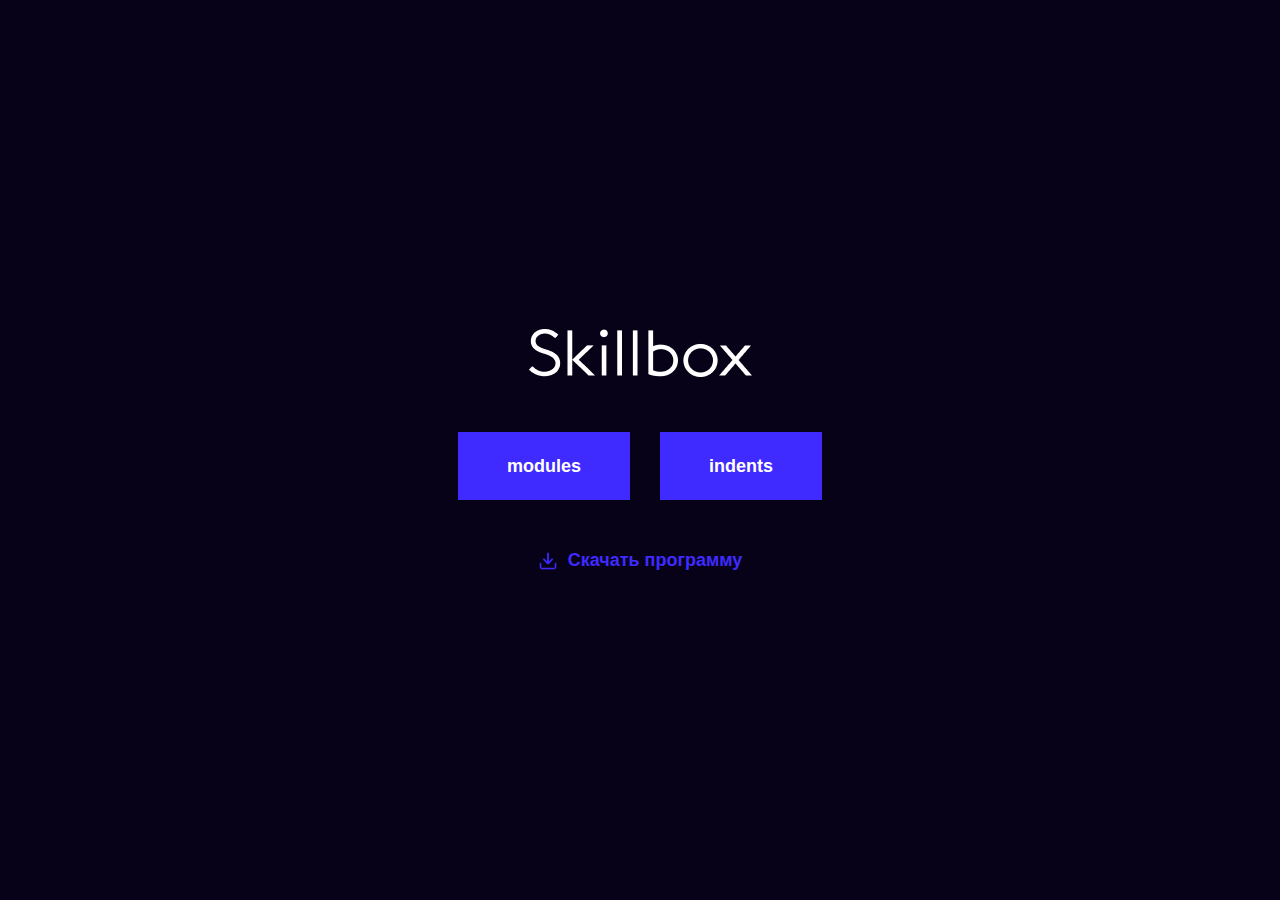
<file: index.html>
<!DOCTYPE html>
<html lang="en">

<head>
  <meta charset="UTF-8">
  <meta http-equiv="X-UA-Compatible" content="IE=edge">
  <meta name="viewport" content="width=device-width, initial-scale=1.0">
  <title>Главная страница</title>
  <link rel="stylesheet" href="./css/normalize.css">
  <link rel="stylesheet" href="./css/style.css">
</head>

<body>
  <div class="main-content">
    <a class="logo" href="https://skillbox.ru/" target="_blank"><img src="img/logo-light.png" alt=""></a>

    <div class="links">
      <a class="link" href="./modules.html">modules</a>
      <a class="link" href="./article.html">indents</a>
    </div>

    <a href="./2.15_skillbox.docx" class="downoload-doc" download="">Скачать программу</a>
  </div>
</body>

</html>
</file>
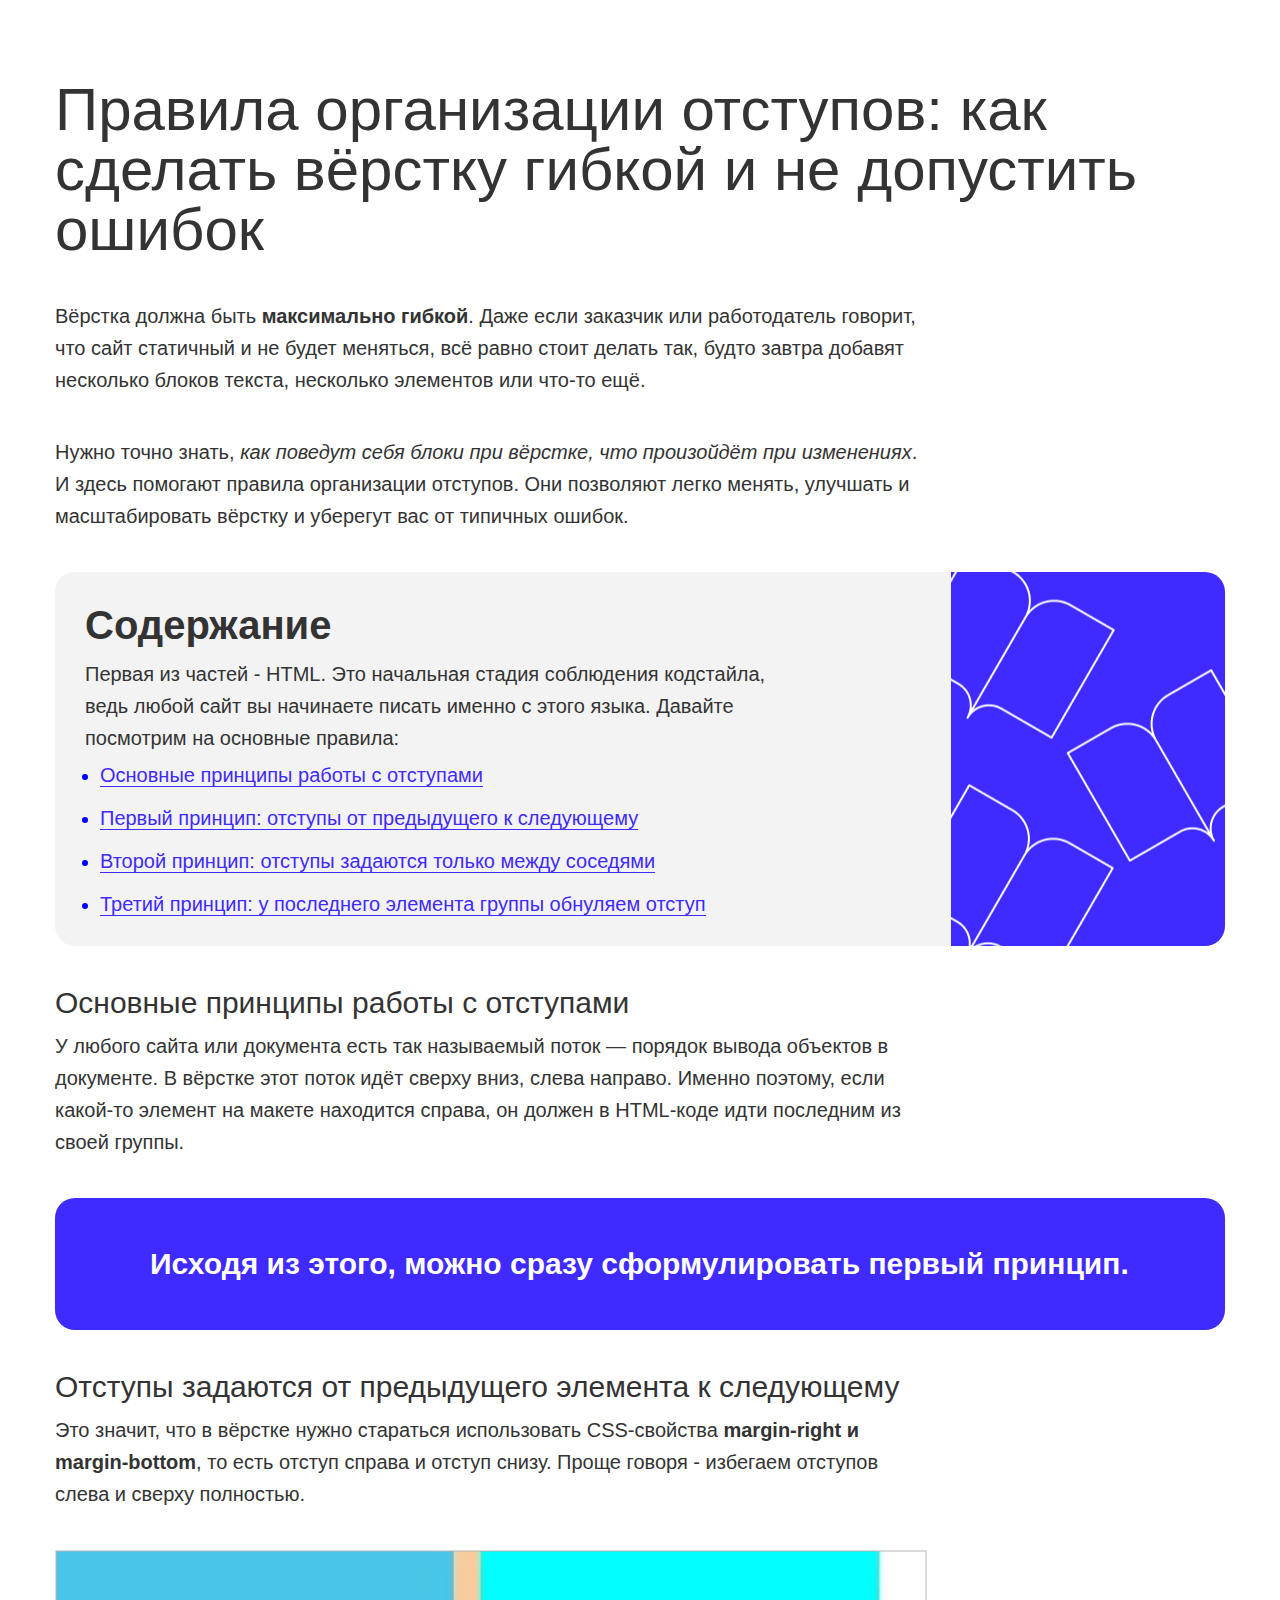
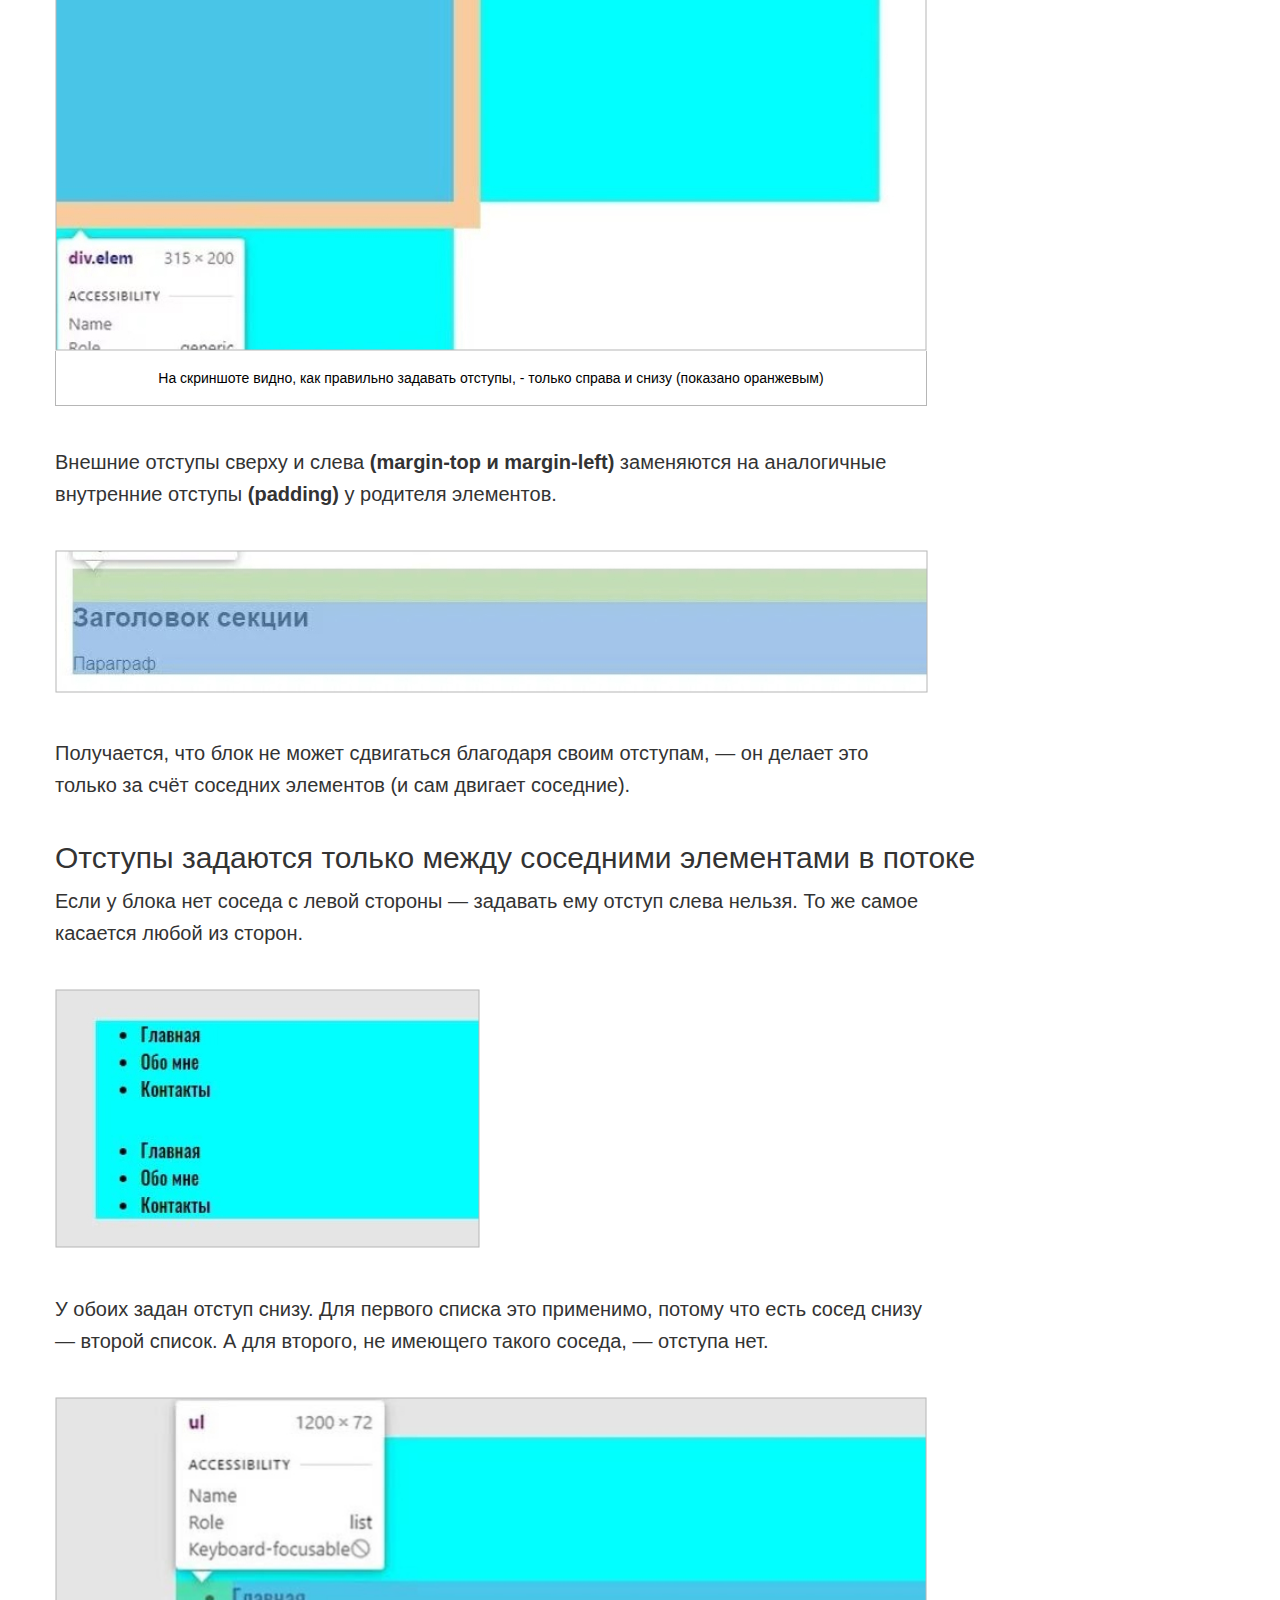
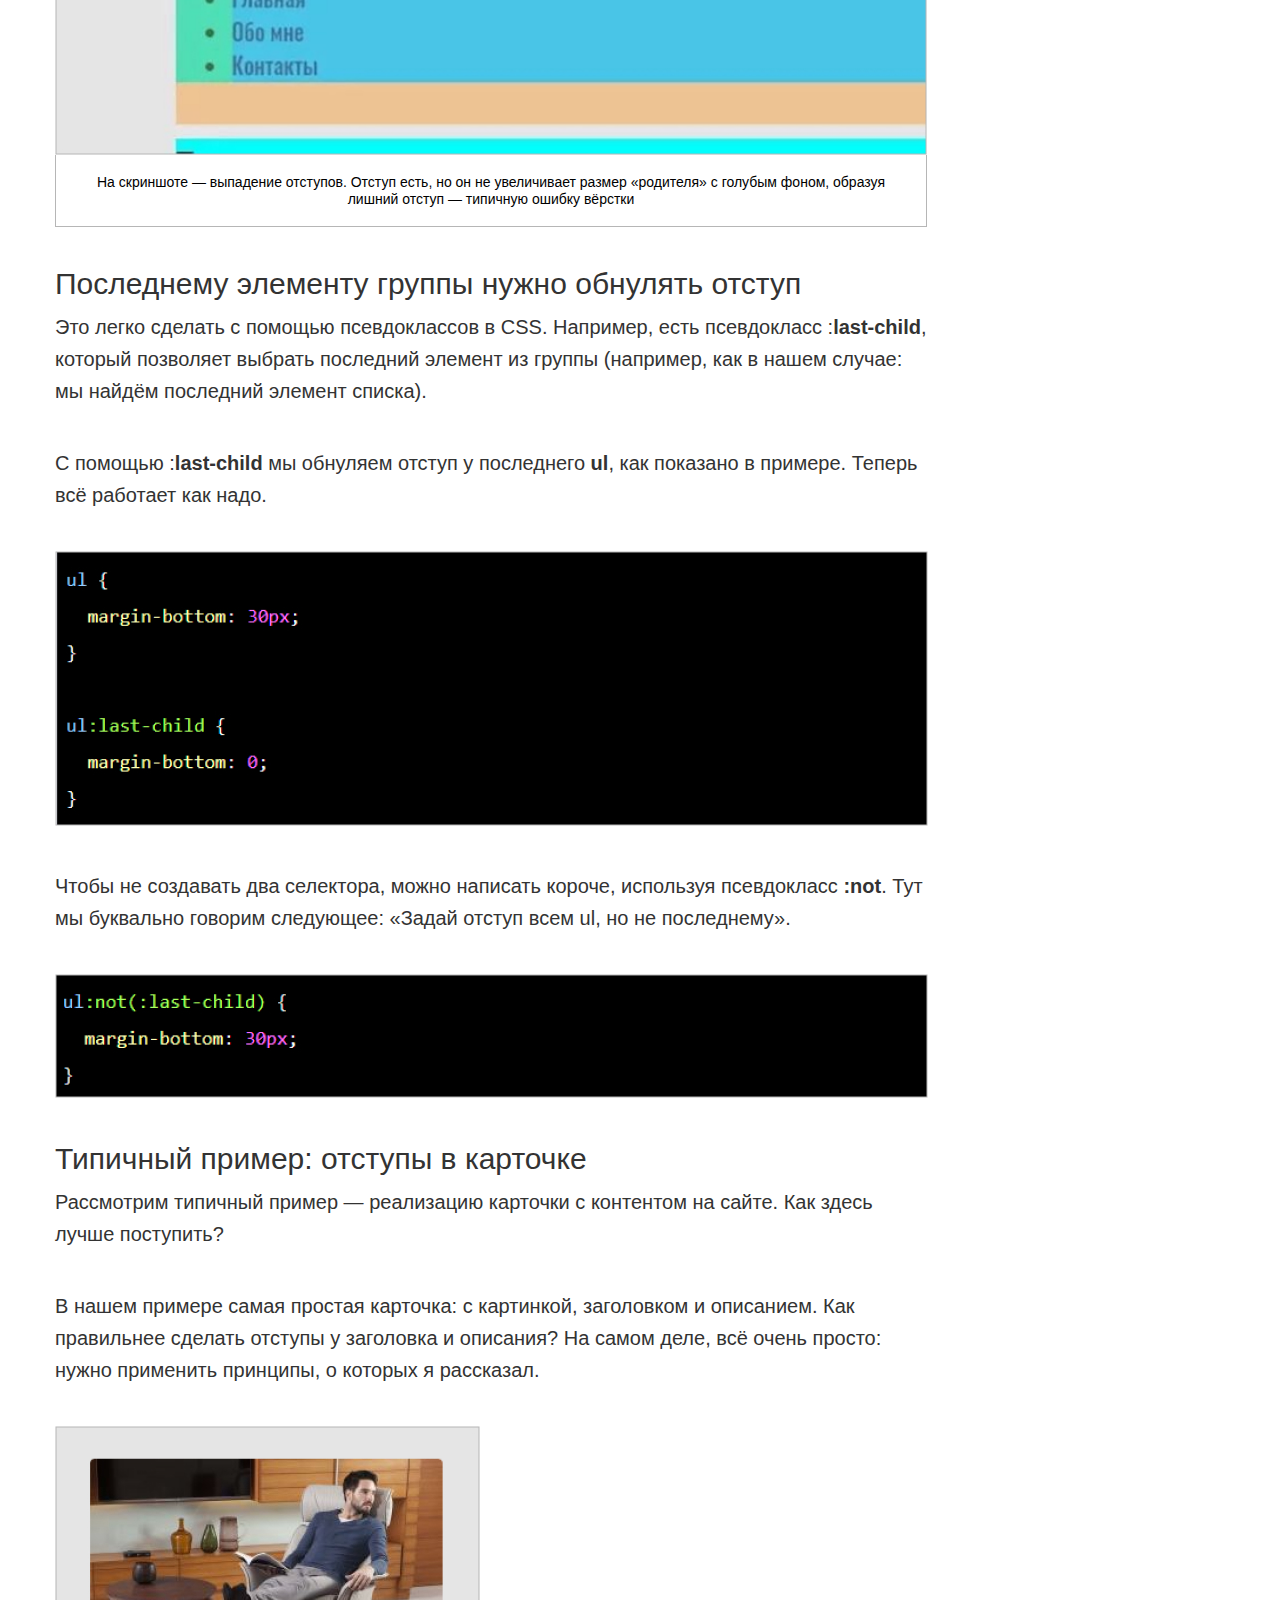
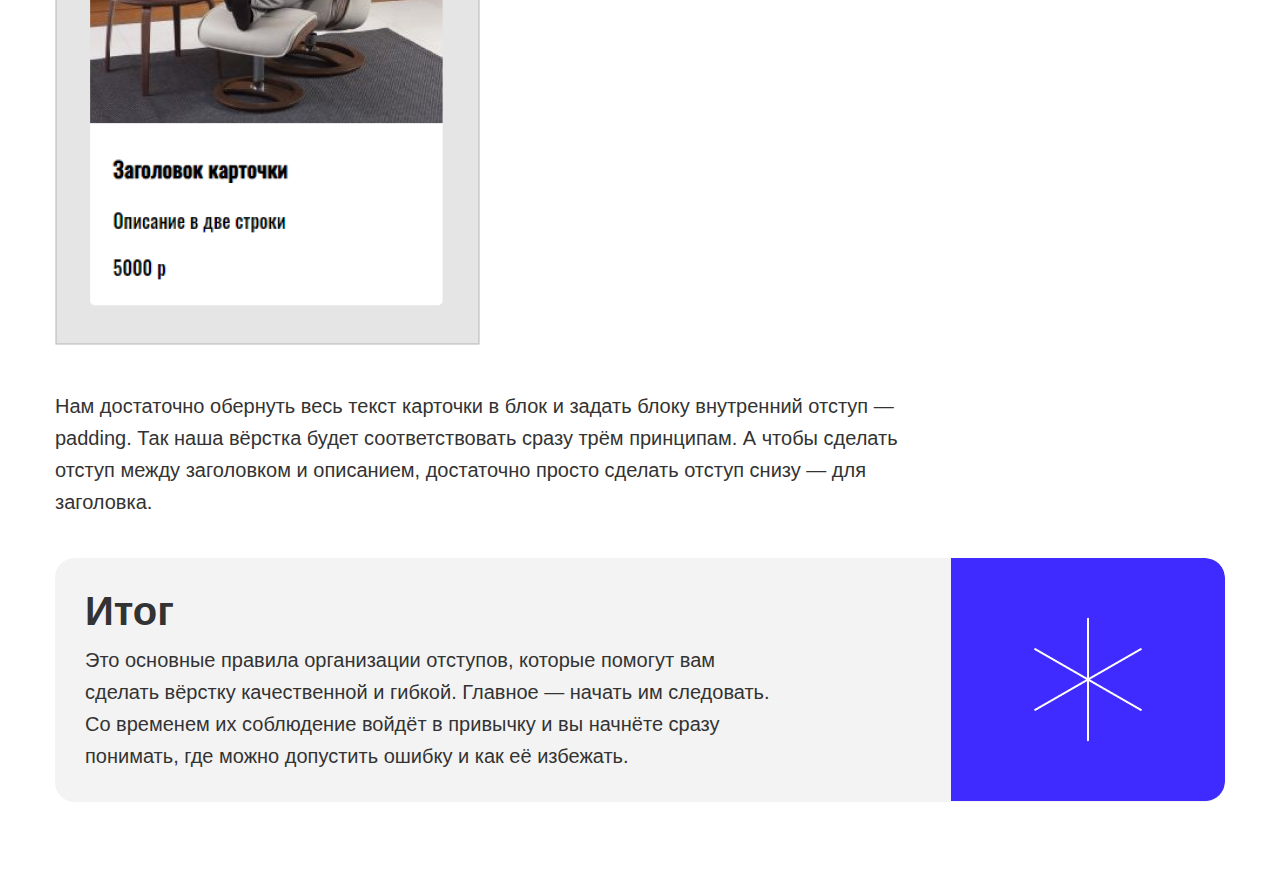
<file: article.html>
<!DOCTYPE html>
<html lang="ru">

<head>
  <meta charset="UTF-8">
  <meta http-equiv="X-UA-Compatible" content="IE=edge">
  <meta name="viewport" content="width=device-width, initial-scale=1.0">
  <title>страница статьи</title>
  <link rel="stylesheet" href="./css/normalize.css">
  <link rel="stylesheet" href="./css/style.css">
</head>

<body>
  <div class="container">
    <h1 class="header">Правила организации отступов: как сделать вёрстку гибкой и не допустить ошибок</h1>

    <p class="paragraph">
      Вёрстка должна быть <b>максимально гибкой</b>. Даже если заказчик или работодатель говорит, что сайт статичный и
      не будет меняться, всё равно стоит делать так, будто завтра добавят несколько блоков текста, несколько элементов
      или что-то ещё.
    </p>

    <p class="paragraph">
      Нужно точно знать, <i>как поведут себя блоки при вёрстке, что произойдёт при изменениях</i>. И здесь помогают
      правила организации отступов. Они позволяют легко менять, улучшать и масштабировать вёрстку и уберегут вас от
      типичных ошибок.
    </p>

    <div class="black-block decor-1">
      <h2 class="title">
        Содержание
      </h2>
      <p class="paragraph">
        Первая из частей - HTML. Это начальная стадия соблюдения кодстайла, ведь любой сайт вы начинаете писать именно с
        этого языка. Давайте посмотрим на основные правила:
      </p>
      <ul class="items">
        <li class="item"><a href="#caption-1" class="link-item">Основные принципы работы с отступами</a></li>
        <li class="item"><a href="#caption-2" class="link-item">Первый принцип: отступы от предыдущего к следующему</a></li>
        <li class="item"><a href="#caption-3" class="link-item">Второй принцип: отступы задаются только между соседями</a></li>
        <li class="item"><a href="#caption-4" class="link-item">Третий принцип: у последнего элемента группы обнуляем отступ</a></li>
      </ul>
    </div>

    <div id="caption-1">
      <h3 class="subtitle ">Основные принципы работы с отступами
      </h3>
      <p class="paragraph">У любого сайта или документа есть так называемый поток — порядок вывода объектов в документе.
        В вёрстке этот поток идёт сверху вниз, слева направо. Именно поэтому, если какой-то элемент на макете находится
        справа, он должен в HTML-коде идти последним из своей группы.
      </p>
      <p class="paragraph paragraphs">Исходя из этого, можно сразу сформулировать первый принцип.
      </p>
    </div>

    <div id="caption-2">
      <h3 class="subtitle">Отступы задаются от предыдущего элемента к следующему
      </h3>

      <p class="paragraph">Это значит, что в вёрстке нужно стараться использовать CSS-свойства <b>margin-right и
          margin-bottom</b>, то есть отступ справа и отступ снизу. Проще говоря - избегаем отступов слева и сверху
        полностью.
      </p>

      <figure class="pic">
        <img src="./img/1.jpg" alt="Картинка">
          <figcaption class="figcaption">На скриншоте видно, как правильно задавать отступы, - только справа и снизу (показано оранжевым)</figcaption>
      </figure>


      <p class="paragraph">Внешние отступы сверху и слева <b>(margin-top и margin-left)</b> заменяются на аналогичные
        внутренние отступы
        <b>(padding)</b> у родителя элементов.
      </p>
      <img class="image" src="./img/2.jpg" alt="Заголовок секции">

      <p class="paragraph">Получается, что блок не может сдвигаться благодаря своим отступам, — он делает это только за
        счёт соседних элементов (и сам двигает соседние).
      </p>
    </div>

    <div id="caption-3">
      <h3 class="subtitle">Отступы задаются только между соседними элементами в потоке</h3>
      <p class="paragraph">Если у блока нет соседа с левой стороны — задавать ему отступ слева нельзя. То же самое
        касается любой из сторон.
      </p>

      <img class="image" src="./img/3.jpg" alt="отступ между элементами">
      <p class="paragraph">У обоих задан отступ снизу. Для первого списка это применимо, потому что есть сосед снизу —
        второй список. А
        для второго, не имеющего такого соседа, — отступа нет.
      </p>
      <figure class="pic">
        <img src="./img/4.jpg" alt="отступ снизу">
        <figcaption class="figcaption">На скриншоте — выпадение отступов. Отступ есть, но он не увеличивает размер «родителя» с
          голубым фоном, образуя лишний отступ — типичную ошибку вёрстки</figcaption>
      </figure>


    </div>

    <div id="caption-4">
      <h3 class="subtitle">Последнему элементу группы нужно обнулять отступ</h3>

      <p class="paragraph">
        Это легко сделать с помощью псевдоклассов в CSS. Например, есть псевдокласс :<b>last-child</b>, который
        позволяет выбрать последний элемент из группы (например, как в нашем случае: мы найдём последний элемент
        списка).
      </p>

      <p class="paragraph">С помощью :<b>last-child</b> мы обнуляем отступ у последнего <b>ul</b>, как показано в
        примере. Теперь всё работает как надо.
      </p>

      <img class="image" src="./img/5.jpg" alt="last-child">
      <p class="paragraph">Чтобы не создавать два селектора, можно написать короче, используя псевдокласс <b>:not</b>.
        Тут мы буквально говорим следующее: «Задай отступ всем ul, но не последнему».
      </p>

      <img class="image" src="./img/6.jpg" alt="last-child">
      <h3 class="subtitle">Типичный пример: отступы в карточке</h3>
      <p class="paragraph">Рассмотрим типичный пример — реализацию карточки с контентом на сайте. Как здесь лучше
        поступить?
      </p>
    </div>

    <p class="paragraph">В нашем примере самая простая карточка: с картинкой, заголовком и описанием. Как правильнее
      сделать отступы у заголовка и описания? На самом деле, всё очень просто: нужно применить принципы, о которых я
      рассказал.</p>
    <img class="image" src="./img/7.jpg" alt="Пример оступы в карточке">
    <p class="paragraph">Нам достаточно обернуть весь текст карточки в блок и задать блоку внутренний отступ — padding.
      Так наша вёрстка будет соответствовать сразу трём принципам. А чтобы сделать отступ между заголовком и описанием,
      достаточно просто сделать отступ снизу — для заголовка.
    </p>

    <div class="black-blocks decor-2">
      <h2 class="title">Итог</h2>
      <p class="paragraph">Это основные правила организации отступов, которые помогут вам сделать вёрстку качественной и
        гибкой. Главное — начать им следовать. Со временем их соблюдение войдёт в привычку и вы начнёте сразу понимать,
        где можно допустить ошибку и как её избежать.
      </p>
    </div>
  </div>
</body>

</html>
</file>
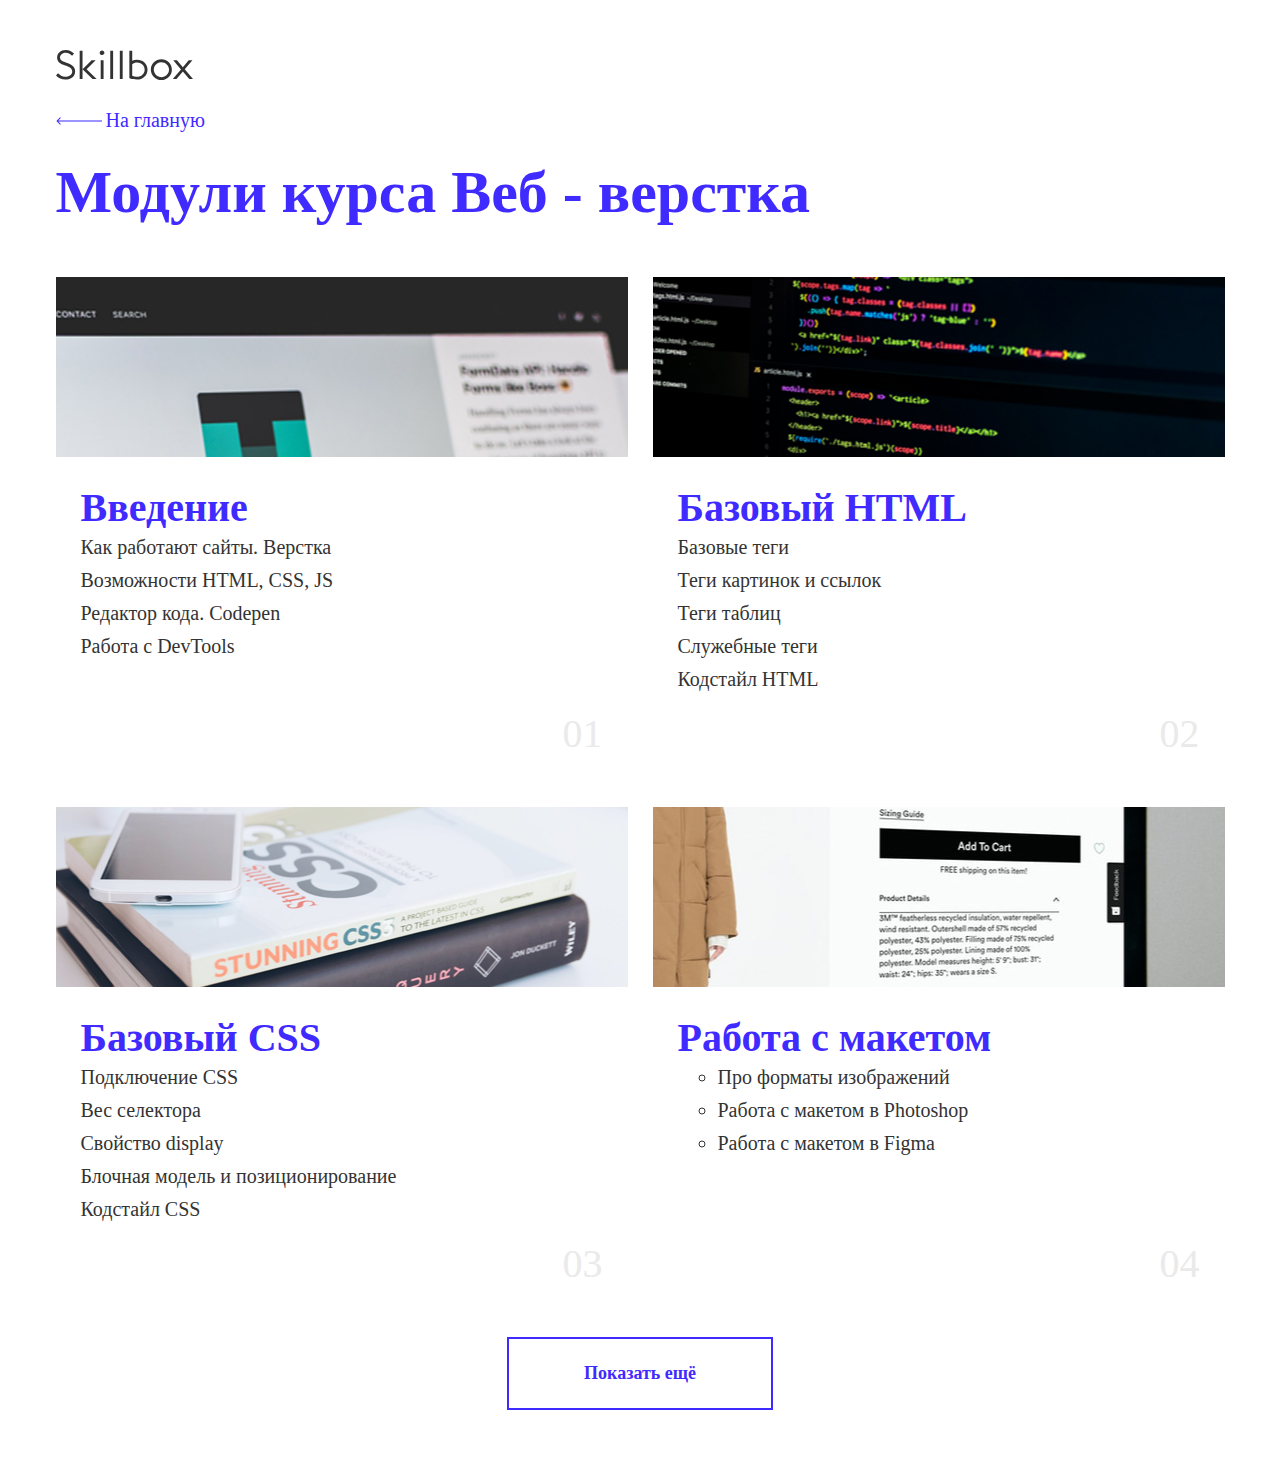
<file: modules.html>
<!DOCTYPE html>
<html lang="ru">

<head>
  <meta charset="UTF-8">
  <meta http-equiv="X-UA-Compatible" content="IE=edge">
  <meta name="viewport" content="width=device-width, initial-scale=1.0">
  <title>Модули</title>
  <link rel="stylesheet" href="./css/normalize.css">
  <link rel="stylesheet" href="./css/style.css">
</head>

<body>

  <div class="container-modules">

    <a href="https://skillbox.ru/" class="logo-vector"><img src="./img/Vector.svg" alt=""></a>


    <a class="menu-item" href="./index.html"> На главную</a>


    <h1 class="title-module">Модули курса Веб - верстка</h1>


    <ul class="table">
      <li class="card card-img1">
        <h2 class="card-header">Введение</h2>
        <ul class="card-lists">
          <li class="unit-point">Как работают сайты. Верстка</li>
          <li class="unit-point">Возможности HTML, CSS, JS</li>
          <li class="unit-point">Редактор кода. Codepen</li>
          <li class="unit-point">Работа с DevTools</li>
        </ul>
        <span class="number">01</span>
      </li>

      <li class="card card-img2">
        <h2 class="card-header">Базовый HTML</h2>
        <ul class="card-lists">
          <li class="unit-point">Базовые теги</li>
          <li class="unit-point">Теги картинок и ссылок</li>
          <li class="unit-point">Теги таблиц</li>
          <li class="unit-point">Служебные теги</li>
          <li class="unit-point">Кодстайл HTML</li>
        </ul>
        <span class="number">02</span>
      </li>

      <li class="card card-img3">
        <h2 class="card-header">Базовый CSS</h2>
        <ul class="card-lists">
          <li class="unit-point">Подключение CSS</li>
          <li class="unit-point">Вес селектора</li>
          <li class="unit-point">Свойство display</li>
          <li class="unit-point">Блочная модель и позиционирование</li>
          <li class="unit-point">Кодстайл CSS</li>
        </ul>
        <span class="number">03</span>
      </li>

      <li class="card card-img4">
        <h2 class="card-header">Работа с макетом</h2>
        <ul>
          <li class="unit-point">Про форматы изображений</li>
          <li class="unit-point">Работа с макетом в Photoshop</li>
          <li class="unit-point">Работа с макетом в Figma </li>
        </ul>
        <span class="number">04</span>
      </li>
    </ul>
    <div class="div-button">
      <button class="button">Показать ещё</button>
    </div>
  </div>
</body>
</html>
</file>
<file: css/style.css>
html {
  box-sizing: border-box;
}

*,
*::before,
*::after {

  box-sizing: inherit;
}

a {
  color: inherit;
  text-decoration: none;
}

img {
  max-width: 100%;
}

body {
  font-family: Arial, Verdana, sans-serif;
}


.main-content {
  display: flex;

  flex-direction: column;

  align-items: center;

  justify-content: center;

  min-height: 100vh;

  color: #fff;

  background-color: #070217;

  font-weight: 700;

  font-size: 18px;
}

.logo {
  display: block;
  margin-bottom: 50px;
}

.links {
  margin-bottom: 50px;
}

.link {
  display: inline-block;
  padding: 24px 49px 24px 49px;
  font-weight: 700;
  font-size: 18px;
  background-color: #3f2aff;
}

.downoload-doc {
  font-weight: 700;
  font-size: 18px;
  color: #3f2aff;
  padding-left: 30px;
  background-image: url(../img/download.png);
  background-position: left center;
  background-size: 20px 20px;
  background-repeat: no-repeat;
}

li.item::marker {
  color: blue;
  font-size: 1.2em;
}

.link-item {
  margin-bottom: 0;
  border-bottom: 1px solid #3f2aff;
  font-size: 20px;
  color: #3f2aff;

}


.link:first-child {
  margin-right: 25px;
}

.container {
  margin: 0 auto;
  padding: 80px 0;
  width: 1170px;
}

.paragraph {
  margin: 0;
  margin-bottom: 40px;
  width: 872px;
  font-weight: 400;
  font-size: 20px;
  line-height: 32px;
  color: #333;
}

.paragraphs {
  border-radius: 20px;
  padding: 50px 95px;
  width: 100%;
  font-weight: 700;
  font-size: 30px;
  background-color: #3f2aff;
  color: white;
}

.header {
  margin: 0;
  margin-bottom: 40px;
  font-weight: 400;
  font-size: 60px;
  line-height: 60px;
  color: #333;
}



.subtitle {
  margin: 0;
  margin-bottom: 10px;
  font-weight: 400;
  font-size: 30px;
  line-height: 34px;
  color: #333;
}

.title {
  margin: 0 auto;
  margin-bottom: 10px;
  font-size: 40px;
  line-height: 46px;
  color: #333;
}

.black-block, .decor-1{
  border-radius: 20px;
  padding: 30px;
  background-color: #f3f3f3;
  margin-bottom: 40px;
  background-position: right center;
  background-repeat: no-repeat;
}

.decor-1 {
  background-image: url(../img/decorate-1.png);
}

.black-blocks {
  border-radius: 20px;
  padding: 30px;
  background-color: #f3f3f3;
  margin-bottom: 40px;
  background-position: right center;
  background-repeat: no-repeat;
}

.decor-2 {
  background-image: url(../img/decorate-2.png);
}

.black-blocks .paragraph {
  width: 692px;
  margin-bottom: 10px;
}

.black-blocks:last-child,
.black-blocks .paragraph:last-child {
  margin-bottom: 0;
}


.black-block .paragraph {
  width: 692px;
  margin-bottom: 10px;
}

.items {
  margin: 0;
  padding-left: 15px;
}

.item {
  margin-bottom: 20px;
}

.item:last-child {
  margin-bottom: 0;
}

.image {
  margin-bottom: 40px;
}

.pic {
  margin: 0;
  display: inline-block;
  margin-bottom: 40px;
  width: 872px;
}

figure {
  font-size: 0;
}

.figcaption {
  border: 1px solid #b6b6b6;
  border-top: 0;
  padding: 19px 19px;
  font-weight: 400;
  font-size: 14px;
  text-align: center;
}

.container-modules {
  font-family: "Roboto";
  width: 1169px;
  margin: 0 auto;
  padding: 50px 0;
}

.logo-vector {
  display: block;
  margin-bottom: 25px;
}

.menu-item {
  display: block;
  margin-bottom: 25px;
  padding-left: 50px;
  color: #3f2aff;
  font-size: 20px;
  font-weight: 400;
  background-image: url(../img/Arrow1.svg);
  background-repeat: no-repeat;
  background-position: center left;
}

.title-module {
  margin: 0;
  margin-bottom: 50px;
  color: #3F2AFF;
  font-weight: 700;
  font-size: 60px;
  line-height: 70px;
}

.table {
  padding: 0;
  margin: 0;
  list-style-type: none;
  font-size: 0;
}

.content {
  display: inline-block;
}

.card {
  position: relative;
  display: inline-block;
  vertical-align: top;
  width: 572px;
  height: 505px;
  background-repeat: no-repeat;
  padding-top: 208px;
  padding-left: 25px;
  margin-right: 25px;
  margin-bottom: 25px;
  box-shadow: (0px 0px 40px rgba(0, 0, 0, 0.1));
}

.card:nth-child(2n) {
  margin-right: 0;
}

.card-img1 {
  background-image: url(../img/card-img1.jpg);
}

.card-img2{
  background-image: url(../img/card-img2.jpg);
}

.card-img3 {
  background-image: url(../img/card-img3.jpg);
}

.card-img4 {
  background-image: url(../img/card-img4.jpg);
}

.card-content {
  height: 325px;
  position: relative;
  padding-top: 25px;
}

.card-header {
  margin: 0;
  font-weight: 700;
  font-size: 40px;
  color: #3F2AFF;
  border-bottom: 2px;
}

.card-lists {
  margin: 0;
  padding: 0;
  list-style-type: none;
}

.unit-point {
  font-weight: 400;
  font-size: 20px;
  line-height: 165%;
  color: #333333;
}

.number {
  position: absolute;
  right: 25px;
  bottom: 25px;
  font-weight: 400;
  font-size: 40px;
  line-height: 46px;
  color: #EAEAEA;
}

.div-button {
  text-align: center;
}

.button {
  margin: 0;
  padding: 0;
  border: 2px solid #3F2AFF;
  padding: 24px 75px;
  font-weight: 700;
  font-size: 18px;
  line-height: 21px;
  color: #3F2AFF;;
  background-color: white;
}
</file>
